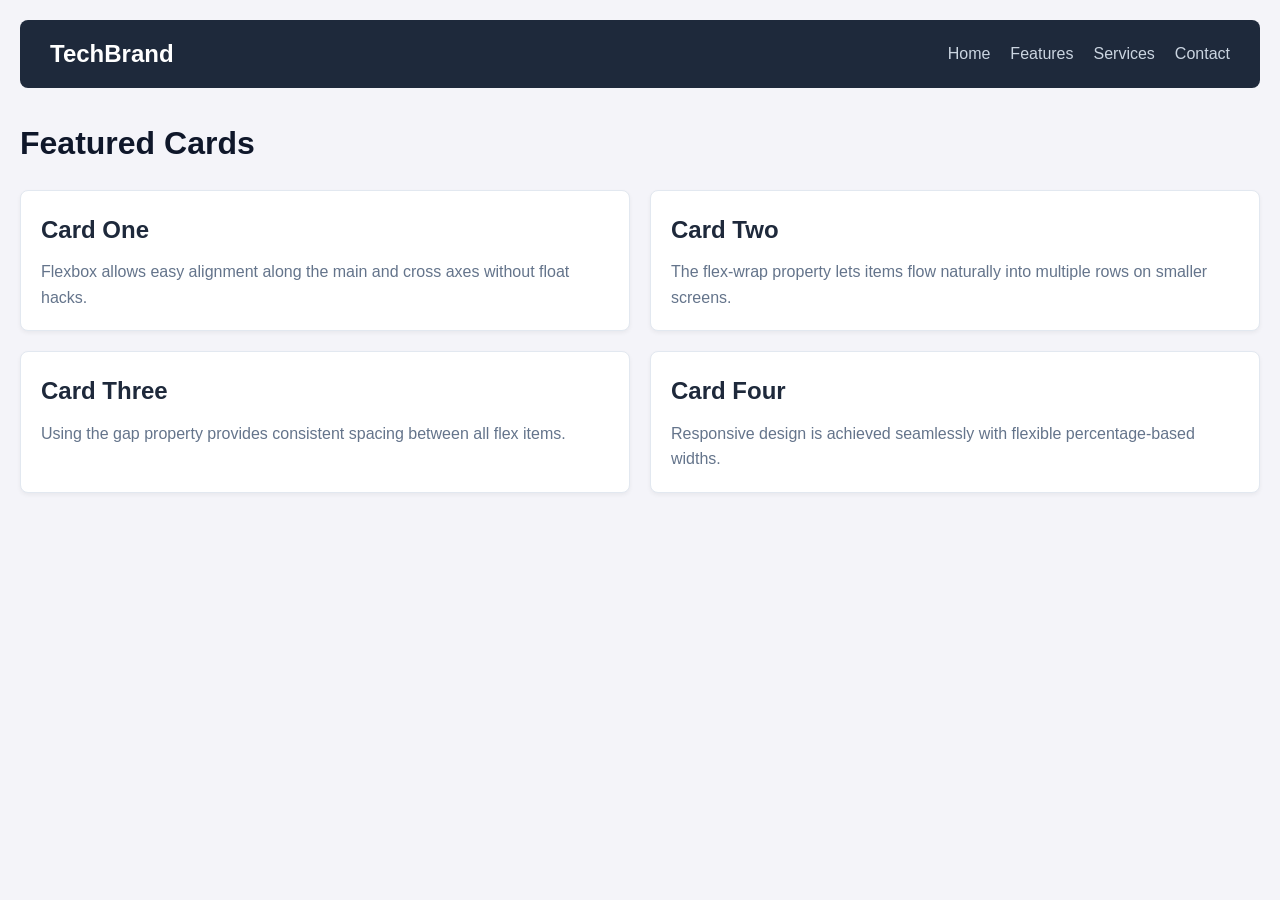
<file: ex00/index.html>
<!doctype html>
<html lang="en">
  <head>
    <meta charset="UTF-8" />
    <meta name="viewport" content="width=device-width, initial-scale=1.0" />
    <title>Flexbox Layout</title>
    <link rel="stylesheet" href="style.css" />
  </head>
  <body>
    <header>
      <nav class="nav-container">
        <div class="logo">TechBrand</div>
        <ul class="nav-links">
          <li><a href="#home">Home</a></li>
          <li><a href="#features">Features</a></li>
          <li><a href="#services">Services</a></li>
          <li><a href="#contact">Contact</a></li>
        </ul>
      </nav>
    </header>

    <main>
      <h1>Featured Cards</h1>

      <div class="card-container">
        <article class="card">
          <h2>Card One</h2>
          <p>
            Flexbox allows easy alignment along the main and cross axes without
            float hacks.
          </p>
        </article>

        <article class="card">
          <h2>Card Two</h2>
          <p>
            The flex-wrap property lets items flow naturally into multiple rows
            on smaller screens.
          </p>
        </article>

        <article class="card">
          <h2>Card Three</h2>
          <p>
            Using the gap property provides consistent spacing between all flex
            items.
          </p>
        </article>

        <article class="card">
          <h2>Card Four</h2>
          <p>
            Responsive design is achieved seamlessly with flexible
            percentage-based widths.
          </p>
        </article>
      </div>
    </main>
  </body>
</html>
</file>
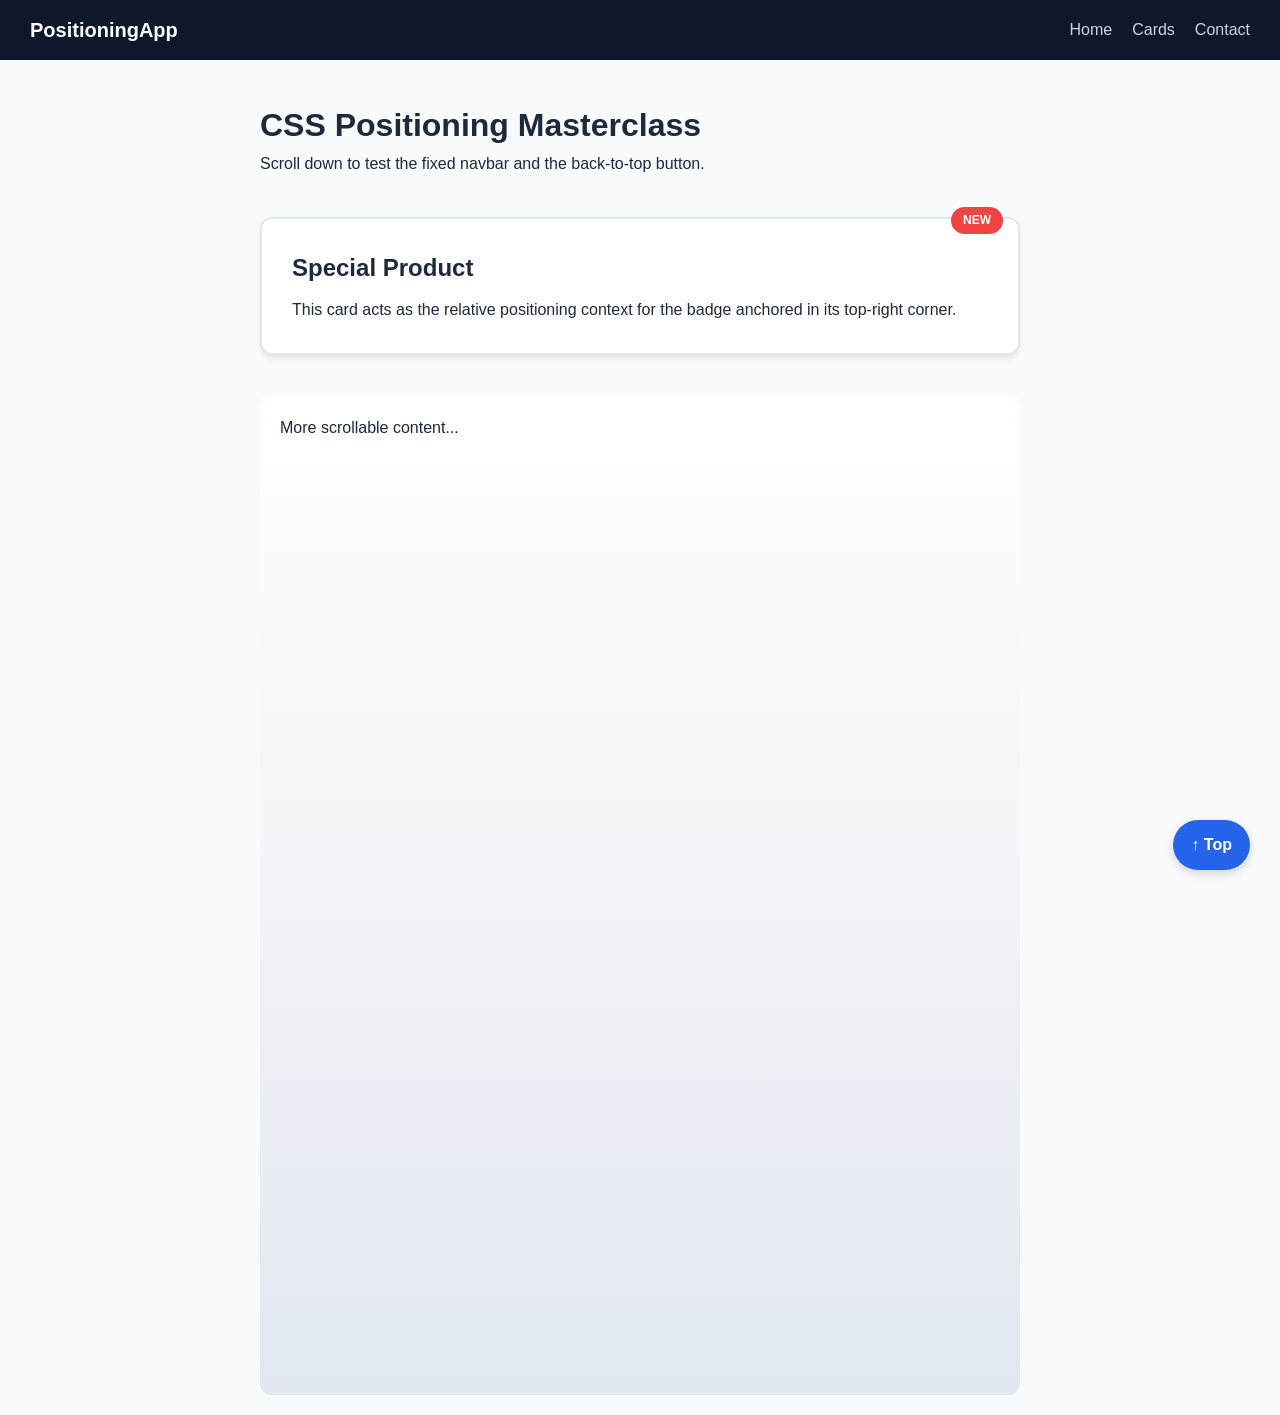
<file: ex01/index.html>
<!doctype html>
<html lang="en">
  <head>
    <meta charset="UTF-8" />
    <meta name="viewport" content="width=device-width, initial-scale=1.0" />
    <title>CSS Positioning</title>
    <link rel="stylesheet" href="style.css" />
  </head>
  <body>
  
    <nav class="navbar">
      <div class="logo">PositioningApp</div>
      <ul>
        <li><a href="#home">Home</a></li>
        <li><a href="#cards">Cards</a></li>
        <li><a href="#contact">Contact</a></li>
      </ul>
    </nav>

    <main class="content">
      <h1 id="home">CSS Positioning Masterclass</h1>
      <p>Scroll down to test the fixed navbar and the back-to-top button.</p>

      <div class="card" id="cards">

        <span class="badge">NEW</span>

        <h2>Special Product</h2>
       
        <p class="normal-text">
        </p>
        <p>
          This card acts as the relative positioning context for the badge
          anchored in its top-right corner.
        </p>
      </div>

      <div class="spacer">
        <p>More scrollable content...</p>
      </div>
    </main>

    <a href="#home" class="back-to-top" aria-label="Back to Top">↑ Top</a>
  </body>
</html>
</file>
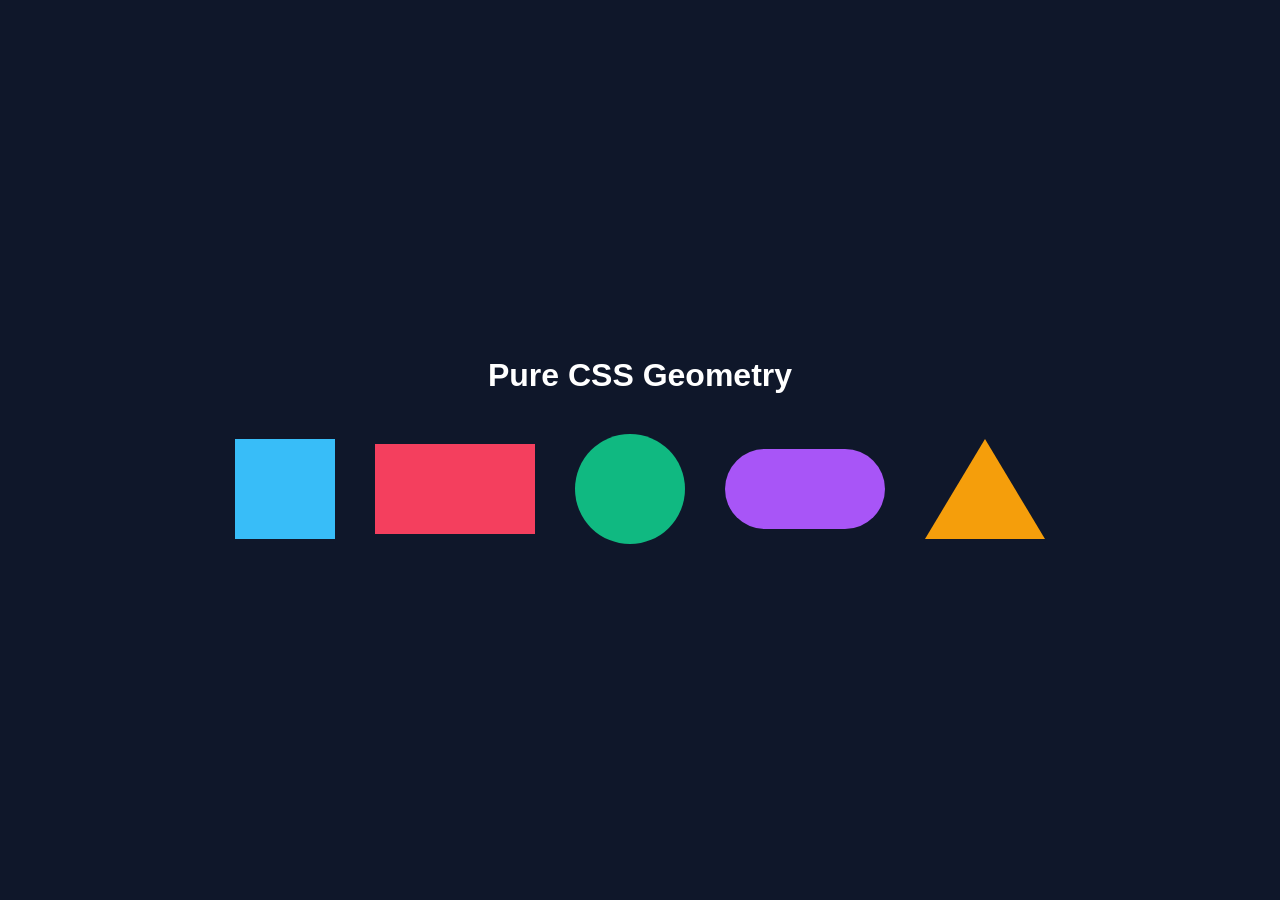
<file: ex02/index.html>
<!doctype html>
<html lang="en">
  <head>
    <meta charset="UTF-8" />
    <meta name="viewport" content="width=device-width, initial-scale=1.0" />
    <title>CSS Shapes</title>
    <link rel="stylesheet" href="style.css" />
  </head>
  <body>
    <h1>Pure CSS Geometry</h1>

    <div class="shapes-container">
      <div class="square" title="Square"></div>

      <div class="rectangle" title="Rectangle"></div>

      <div class="circle" title="Circle"></div>

      <div class="pill" title="Capsule Pill"></div>

      <div class="triangle" title="Triangle"></div>
    </div>
  </body>
</html>
</file>
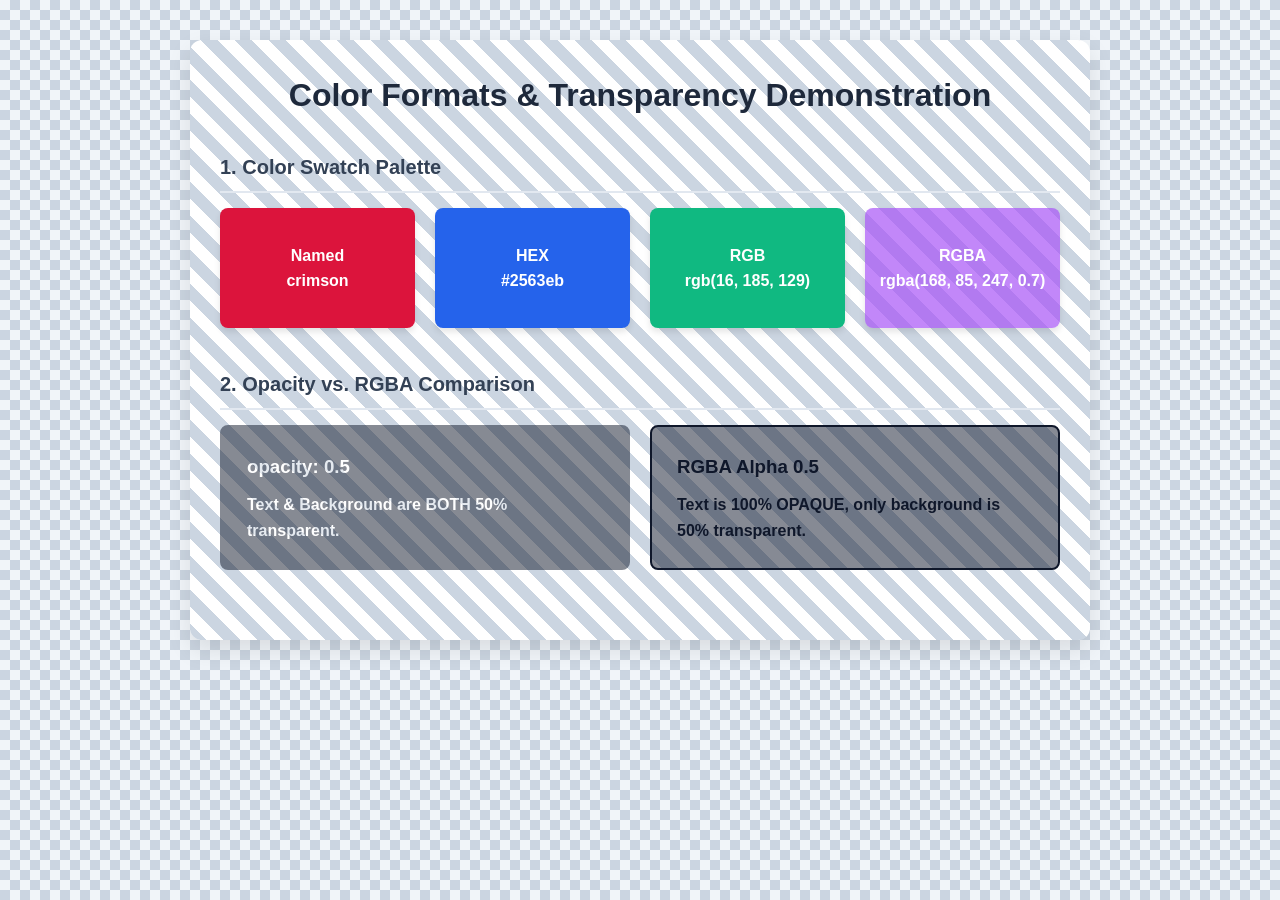
<file: ex03/index.html>
<!DOCTYPE html>
<html lang="en">
<head>
    <meta charset="UTF-8">
    <meta name="viewport" content="width=device-width, initial-scale=1.0">
    <title>Colors & Opacity</title>
    <link rel="stylesheet" href="style.css">
</head>
<body>

    <main class="container">
        <h1>Color Formats & Transparency Demonstration</h1>

        
        <section class="section">
            <h2>1. Color Swatch Palette</h2>
            <div class="palette">
                <div class="swatch named">
                    <p>Named</p>
                    <span>crimson</span>
                </div>
                <div class="swatch hex">
                    <p>HEX</p>
                    <span>#2563eb</span>
                </div>
                <div class="swatch rgb">
                    <p>RGB</p>
                    <span>rgb(16, 185, 129)</span>
                </div>
                <div class="swatch rgba">
                    <p>RGBA</p>
                    <span>rgba(168, 85, 247, 0.7)</span>
                </div>
            </div>
        </section>

        
        <section class="section">
            <h2>2. Opacity vs. RGBA Comparison</h2>
            <div class="comparison-grid">

               
                <div class="box box-opacity">
                    <h3>opacity: 0.5</h3>
                    <p class="text-content">Text & Background are BOTH 50% transparent.</p>
                </div>

                
                <div class="box box-rgba">
                    <h3>RGBA Alpha 0.5</h3>
                    <p class="text-content">Text is 100% OPAQUE, only background is 50% transparent.</p>
                </div>

            </div>
        </section>
    </main>

</body>
</html>
</file>
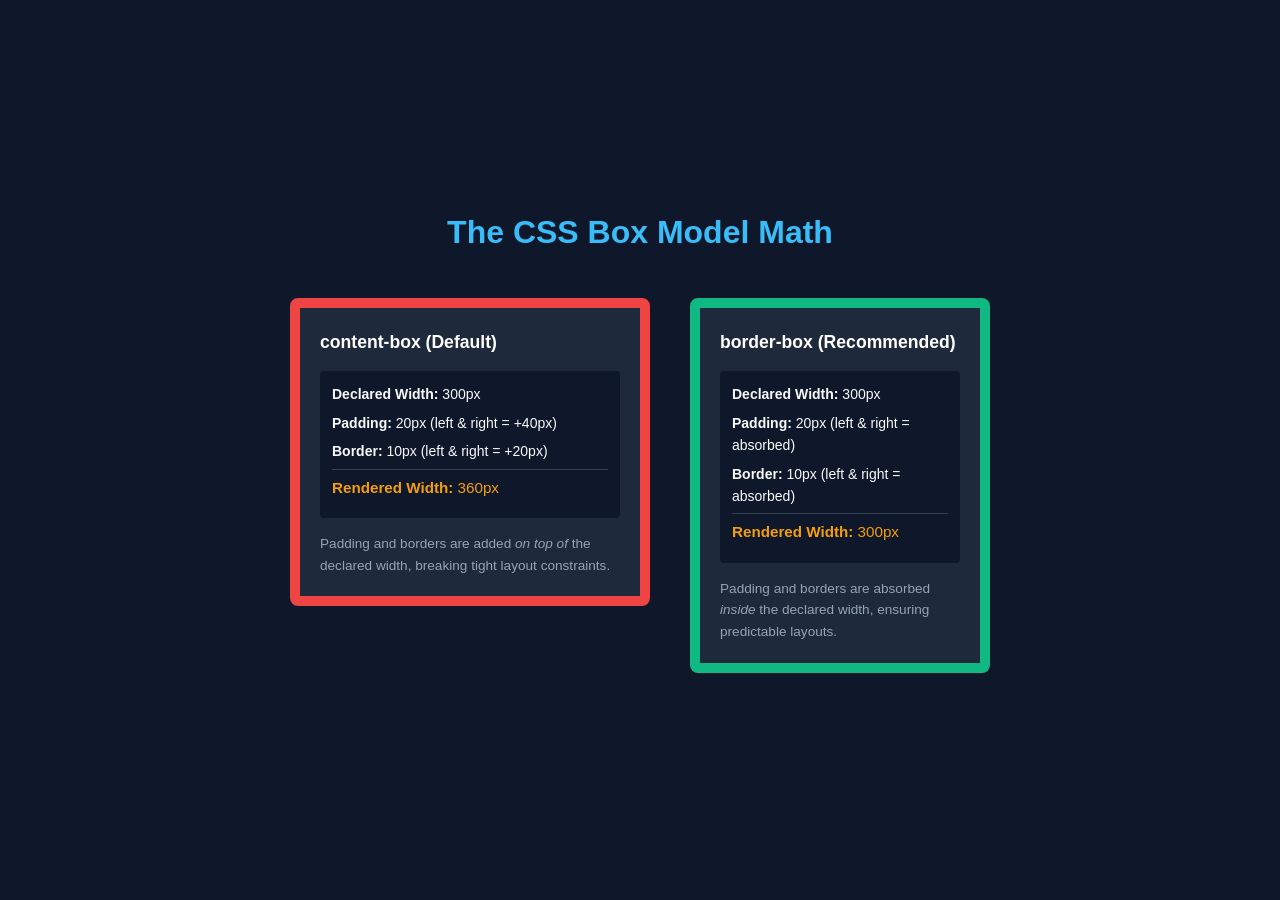
<file: ex04/index.html>
<!DOCTYPE html>
<html lang="en">
<head>
    <meta charset="UTF-8">
    <meta name="viewport" content="width=device-width, initial-scale=1.0">
    <title>The Box Model: content-box vs border-box</title>
    <link rel="stylesheet" href="style.css">
</head>
<body>

    <main class="container">
        <h1>The CSS Box Model Math</h1>

        <div class="comparison-grid">
            <section class="box-card content-box-card">
                <h2>content-box (Default)</h2>
                <div class="box-dimensions">
                    <p><strong>Declared Width:</strong> 300px</p>
                    <p><strong>Padding:</strong> 20px (left & right = +40px)</p>
                    <p><strong>Border:</strong> 10px (left & right = +20px)</p>
                    <p class="rendered-total"><strong>Rendered Width:</strong> 360px</p>
                </div>
                <p class="explanation">Padding and borders are added <em>on top of</em> the declared width, breaking tight layout constraints.</p>
            </section>

            
            <section class="box-card border-box-card">
                <h2>border-box (Recommended)</h2>
                <div class="box-dimensions">
                    <p><strong>Declared Width:</strong> 300px</p>
                    <p><strong>Padding:</strong> 20px (left & right = absorbed)</p>
                    <p><strong>Border:</strong> 10px (left & right = absorbed)</p>
                    <p class="rendered-total"><strong>Rendered Width:</strong> 300px</p>
                </div>
                <p class="explanation">Padding and borders are absorbed <em>inside</em> the declared width, ensuring predictable layouts.</p>
            </section>
        </div>
    </main>

</body>
</html>
</file>
<file: ex00/style.css>
* {
  box-sizing: border-box;
  margin: 0;
  padding: 0;
}

body {
  font-family: Arial, sans-serif;
  line-height: 1.6;
  background-color: #f4f4f9;
  color: #333;
  padding: 20px;
}


header {
  background-color: #1e293b;
  padding: 15px 30px;
  border-radius: 8px;
  margin-bottom: 30px;
}

.nav-container {
  display: flex;
  justify-content: space-between;
  align-items: center;
}

.logo {
  color: #ffffff;
  font-size: 1.5rem;
  font-weight: bold;
}

.nav-links {
  display: flex;
  list-style: none;
  gap: 20px;
}

.nav-links a {
  color: #cbd5e1;
  text-decoration: none;
  font-size: 1rem;
  transition: color 0.3s;
}

.nav-links a:hover {
  color: #38bdf8;
}


h1 {
  margin-bottom: 20px;
  color: #0f172a;
}


.card-container {
  display: flex;
  flex-direction: row;
  flex-wrap: wrap;
  gap: 20px;
}


.card {
  background-color: #ffffff;
  border: 1px solid #e2e8f0;
  border-radius: 8px;
  padding: 20px;
  flex: 1 1 calc(50% - 20px); /* Responsive 2-column layout */
  min-width: 250px;
  box-shadow: 0 2px 4px rgba(0, 0, 0, 0.05);
}

.card h2 {
  margin-bottom: 10px;
  color: #1e293b;
}

.card p {
  color: #64748b;
}
</file>
<file: ex01/style.css>
* {
    box-sizing: border-box;
    margin: 0;
    padding: 0;
}

body {
  font-family: Arial, sans-serif;
  line-height: 1.6;
  background-color: #f8fafc;
  color: #1e293b;
  padding-top: 80px;
}

.navbar {
  position: fixed;
  top: 0;
  left: 0;
  width: 100%;
  height: 60px;
  background-color: #0f172a;
  color: #ffffff;
  display: flex;
  justify-content: space-between;
  align-items: center;
  padding: 0 30px;
  z-index: 1000;
}

.navbar .logo {
  font-size: 1.25rem;
  font-weight: bold;
}

.navbar ul {
  display: flex;
  list-style: none;
  gap: 20px;
}

.navbar a {
  color: #cbd5e1;
  text-decoration: none;
}

.content {
  max-width: 800px;
  margin: 0 auto;
  padding: 20px;
}

.card {
  position: relative; 
  background-color: #ffffff;
  border: 2px solid #e2e8f0;
  border-radius: 12px;
  padding: 30px;
  margin: 40px 0;
  box-shadow: 0 4px 6px -1px rgba(0, 0, 0, 0.1);
}

.normal-text {
  position: static; 
  color: #64748b;
  margin-bottom: 10px;
}

.badge {
  position: absolute;
  top: -12px;
  right: 15px;
  background-color: #ef4444;
  color: #ffffff;
  font-size: 0.75rem;
  font-weight: bold;
  padding: 4px 12px;
  border-radius: 20px;
  z-index: 10;
}

.spacer {
  height: 1000px;
  background: linear-gradient(180deg, #ffffff 0%, #e2e8f0 100%);
  border-radius: 12px;
  padding: 20px;
  margin-top: 20px;
}

.back-to-top {
  position: fixed;
  bottom: 30px;
  right: 30px;
  background-color: #2563eb;
  color: #ffffff;
  text-decoration: none;
  padding: 12px 18px;
  border-radius: 50px;
  font-weight: bold;
  box-shadow: 0 4px 10px rgba(0, 0, 0, 0.15);
  z-index: 999;
}

.back-to-top:hover {
  background-color: #1d4ed8;
}
</file>
<file: ex02/style.css>
* {
  box-sizing: border-box;
  margin: 0;
  padding: 0;
}

body {
  font-family: Arial, sans-serif;
  background-color: #0f172a;
  color: #ffffff;
  display: flex;
  flex-direction: column;
  align-items: center;
  justify-content: center;
  min-height: 100vh;
  padding: 20px;
}

h1 {
  margin-bottom: 40px;
}

.shapes-container {
  display: flex;
  flex-wrap: wrap;
  gap: 40px;
  align-items: center;
  justify-content: center;
}

.square {
  width: 100px;
  height: 100px;
  background-color: #38bdf8;
}

.rectangle {
  width: 160px;
  height: 90px;
  background-color: #f43f5e;
}

.circle {
  width: 110px;
  height: 110px;
  background-color: #10b981;
  border-radius: 50%;
}

.pill {
  width: 160px;
  height: 80px;
  background-color: #a855f7;
  border-radius: 50px;
}

.triangle {
  width: 0;
  height: 0;
  border-left: 60px solid transparent;
  border-right: 60px solid transparent;
  border-bottom: 100px solid #f59e0b;
}
</file>
<file: ex03/style.css>
* {
    box-sizing: border-box;
    margin: 0;
    padding: 0;
}

body {
    font-family: Arial, sans-serif;
    line-height: 1.6;
    background-image: 
        linear-gradient(45deg, #cbd5e1 25%, transparent 25%), 
        linear-gradient(-45deg, #cbd5e1 25%, transparent 25%), 
        linear-gradient(45deg, transparent 75%, #cbd5e1 75%), 
        linear-gradient(-45deg, transparent 75%, #cbd5e1 75%);
    background-size: 20px 20px;
    background-position: 0 0, 0 10px, 10px -10px, -10px 0px;
    background-color: #f1f5f9;
    color: #0f172a;
    padding: 40px 20px;
}

.container { 
    background-image: repeating-linear-gradient(
        45deg,
        #cbd5e1,
        #cbd5e1 12px,
        #ffffff 12px,
        #ffffff 24px
    );
    max-width: 900px;
    margin: 0 auto;
    padding: 30px;
    border-radius: 12px;
    box-shadow: 0 10px 25px rgba(0, 0, 0, 0.1);
}

h1 {
    text-align: center;
    margin-bottom: 30px;
    color: #1e293b;
}

.section {
    margin-bottom: 40px;
}

h2 {
    margin-bottom: 15px;
    font-size: 1.25rem;
    color: #334155;
    border-bottom: 2px solid #e2e8f0;
    padding-bottom: 8px;
}

.palette {
    display: flex;
    flex-wrap: wrap;
    gap: 20px;
}

.swatch {
    flex: 1 1 calc(25% - 20px);
    min-width: 150px;
    height: 120px;
    border-radius: 8px;
    display: flex;
    flex-direction: column;
    justify-content: center;
    align-items: center;
    color: #ffffff;
    font-weight: bold;
    box-shadow: 0 4px 6px rgba(0, 0, 0, 0.1);
}

.swatch.named {
    background-color: crimson; 
}

.swatch.hex {
    background-color: #2563eb; 
}

.swatch.rgb {
    background-color: rgb(16, 185, 129); 
}

.swatch.rgba {
    background-color: rgba(168, 85, 247, 0.7); 
}


.comparison-grid {
    display: flex;
    flex-wrap: wrap;
    gap: 20px;
}

.box {
    flex: 1 1 calc(50% - 20px);
    min-width: 280px;
    padding: 25px;
    border-radius: 8px;
    border: 2px solid #0f172a;
}


.box-opacity {
    background-color: #0f172a;
    color: #ffffff;
    opacity: 0.5; 
}


.box-rgba {
    background-color: rgba(15, 23, 42, 0.5); 
    color: #0f172a;
}

.text-content {
    font-size: 1rem;
    font-weight: bold;
    margin-top: 10px;
}
</file>
<file: ex04/style.css>
*,
*::before,
*::after {
    box-sizing: border-box; 
    margin: 0;
    padding: 0;
}

body {
    font-family: Arial, sans-serif;
    line-height: 1.6;
    background-color: #0f172a;
    color: #f8fafc;
    padding: 40px 20px;
    display: flex;
    justify-content: center;
    align-items: center;
    min-height: 100vh;
}

.container {
    max-width: 900px;
    width: 100%;
}

h1 {
    text-align: center;
    margin-bottom: 40px;
    color: #38bdf8;
}

.comparison-grid {
    display: flex;
    flex-wrap: wrap;
    gap: 40px;
    justify-content: center;
    align-items: flex-start;
}


.box-card {
    width: 300px; 
    padding: 20px; 
    border: 10px solid;
    margin-bottom: 20px;
    background-color: #1e293b;
    border-radius: 8px;
}


.content-box-card {
    box-sizing: content-box; 
    border-color: #ef4444;
}


.border-box-card {
    box-sizing: border-box; 
    border-color: #10b981; 
}

h2 {
    font-size: 1.1rem;
    margin-bottom: 15px;
    color: #ffffff;
}

.box-dimensions {
    background-color: #0f172a;
    padding: 12px;
    border-radius: 4px;
    font-size: 0.875rem;
    margin-bottom: 15px;
}

.box-dimensions p {
    margin-bottom: 6px;
}

.rendered-total {
    color: #f59e0b;
    font-size: 0.95rem;
    border-top: 1px solid #334155;
    padding-top: 6px;
    margin-top: 6px;
}

.explanation {
    font-size: 0.85rem;
    color: #94a3b8;
}
</file>
